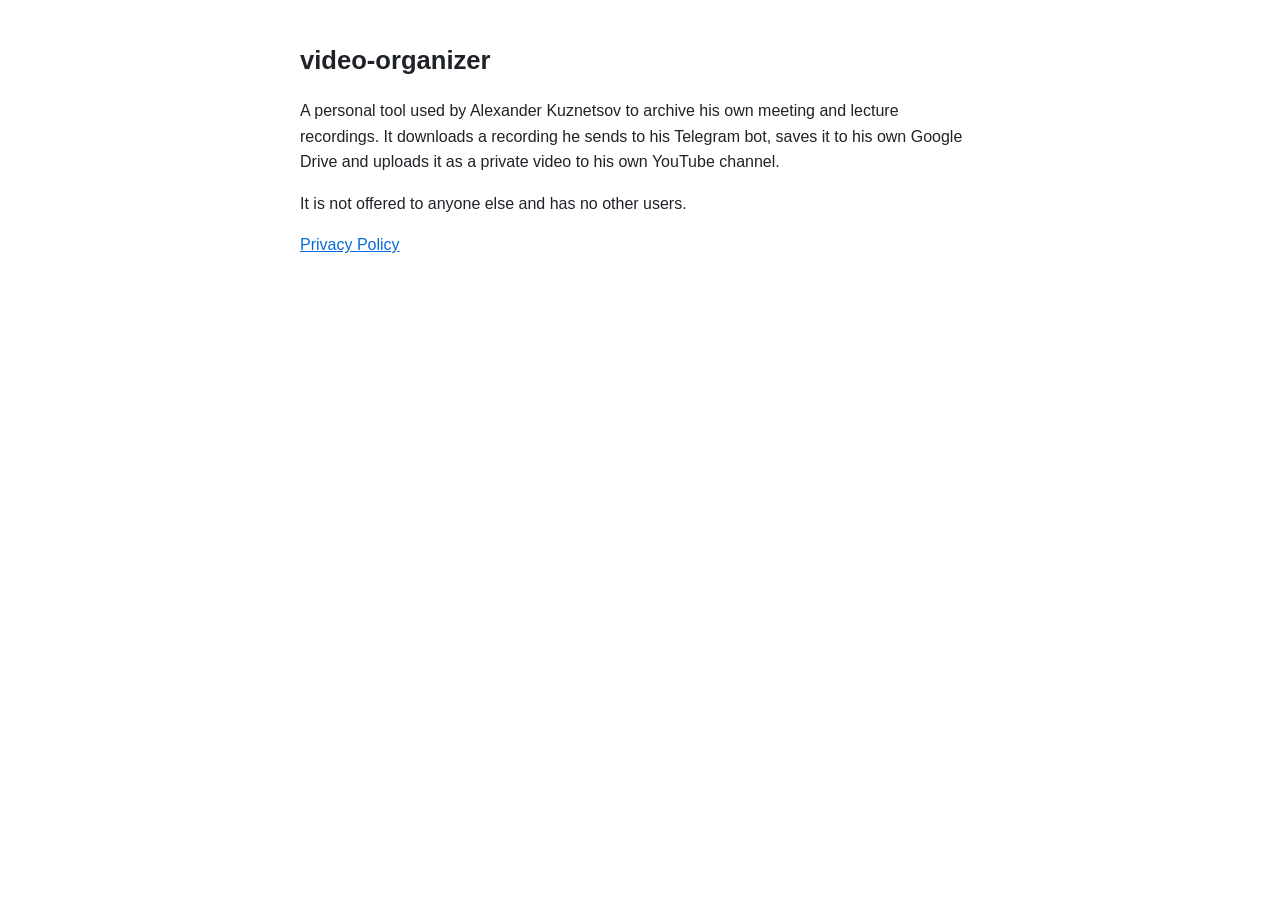
<file: index.html>
<!doctype html>
<html lang="en">
<head>
<meta charset="utf-8">
<meta name="viewport" content="width=device-width, initial-scale=1">
<title>video-organizer</title>
<link rel="stylesheet" href="style.css">
</head>
<body>
<h1>video-organizer</h1>
<p>A personal tool used by Alexander Kuznetsov to archive his own meeting and lecture recordings.
It downloads a recording he sends to his Telegram bot, saves it to his own Google Drive and uploads it
as a private video to his own YouTube channel.</p>
<p>It is not offered to anyone else and has no other users.</p>
<p><a href="privacy.html">Privacy Policy</a></p>
</body>
</html>
</file>
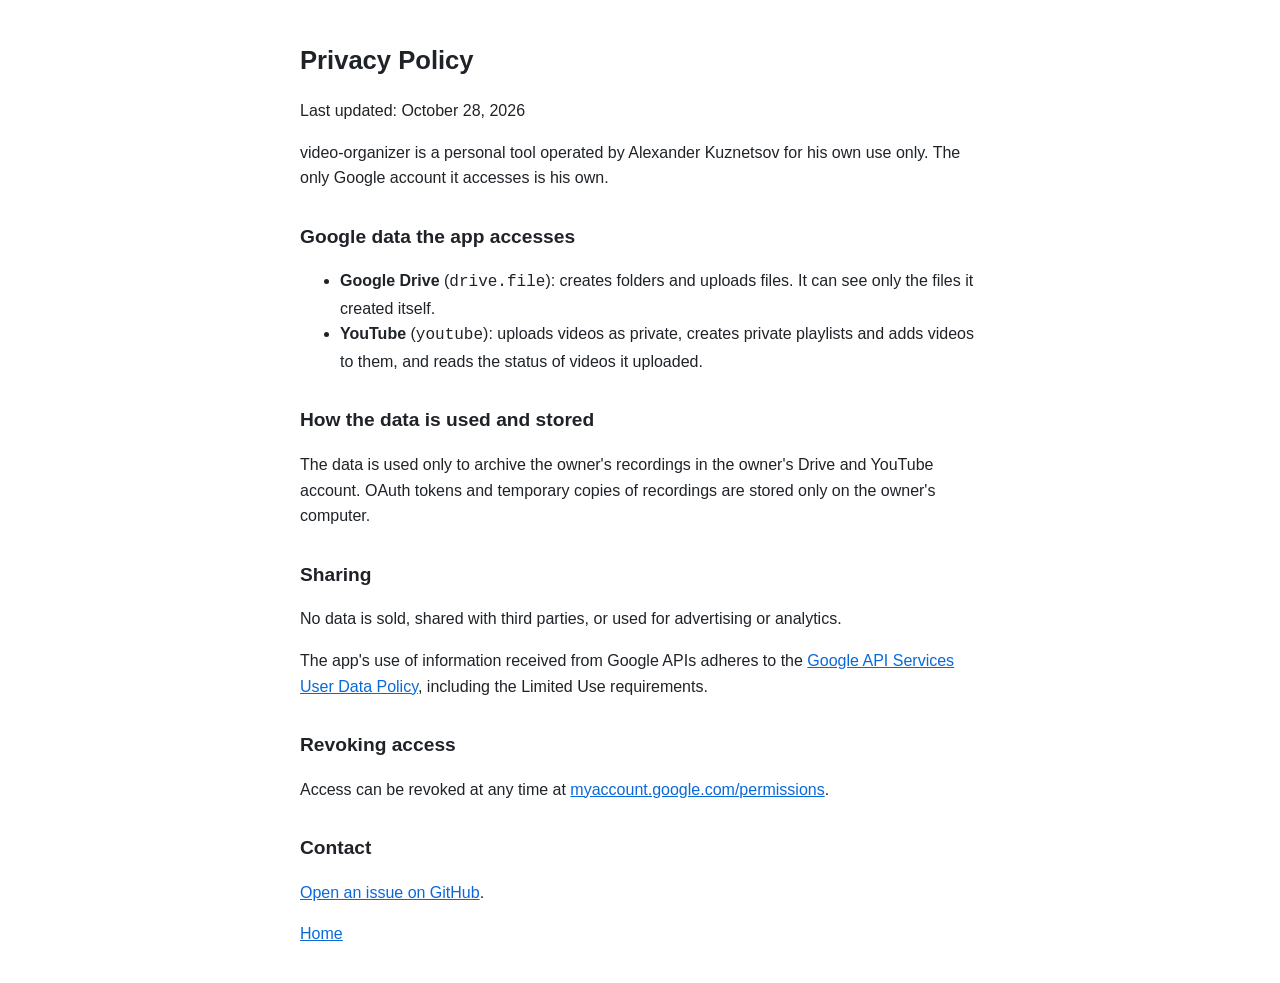
<file: privacy.html>
<!doctype html>
<html lang="en">
<head>
<meta charset="utf-8">
<meta name="viewport" content="width=device-width, initial-scale=1">
<title>Privacy Policy — video-organizer</title>
<link rel="stylesheet" href="style.css">
</head>
<body>
<h1>Privacy Policy</h1>
<p>Last updated: October 28, 2026</p>

<p>video-organizer is a personal tool operated by Alexander Kuznetsov for his own use only.
The only Google account it accesses is his own.</p>

<h2>Google data the app accesses</h2>
<ul>
<li><b>Google Drive</b> (<code>drive.file</code>): creates folders and uploads files. It can see only the files it created itself.</li>
<li><b>YouTube</b> (<code>youtube</code>): uploads videos as private, creates private playlists and adds videos to them, and reads the status of videos it uploaded.</li>
</ul>

<h2>How the data is used and stored</h2>
<p>The data is used only to archive the owner's recordings in the owner's Drive and YouTube account.
OAuth tokens and temporary copies of recordings are stored only on the owner's computer.</p>

<h2>Sharing</h2>
<p>No data is sold, shared with third parties, or used for advertising or analytics.</p>
<p>The app's use of information received from Google APIs adheres to the
<a href="https://developers.google.com/terms/api-services-user-data-policy">Google API Services User Data Policy</a>,
including the Limited Use requirements.</p>

<h2>Revoking access</h2>
<p>Access can be revoked at any time at <a href="https://myaccount.google.com/permissions">myaccount.google.com/permissions</a>.</p>

<h2>Contact</h2>
<p><a href="https://github.com/alex-kuznetsov/video-organizer-site/issues">Open an issue on GitHub</a>.</p>

<p><a href="index.html">Home</a></p>
</body>
</html>
</file>
<file: style.css>
body { font: 16px/1.6 -apple-system, BlinkMacSystemFont, "Segoe UI", sans-serif; max-width: 680px; margin: 40px auto; padding: 0 16px; color: #1f2328; background: #fff; }
h1 { font-size: 1.6em; } h2 { font-size: 1.2em; margin-top: 1.6em; }
a { color: #0969da; }
@media (prefers-color-scheme: dark) { body { color: #e6edf3; background: #0d1117; } a { color: #4493f8; } }
</file>
